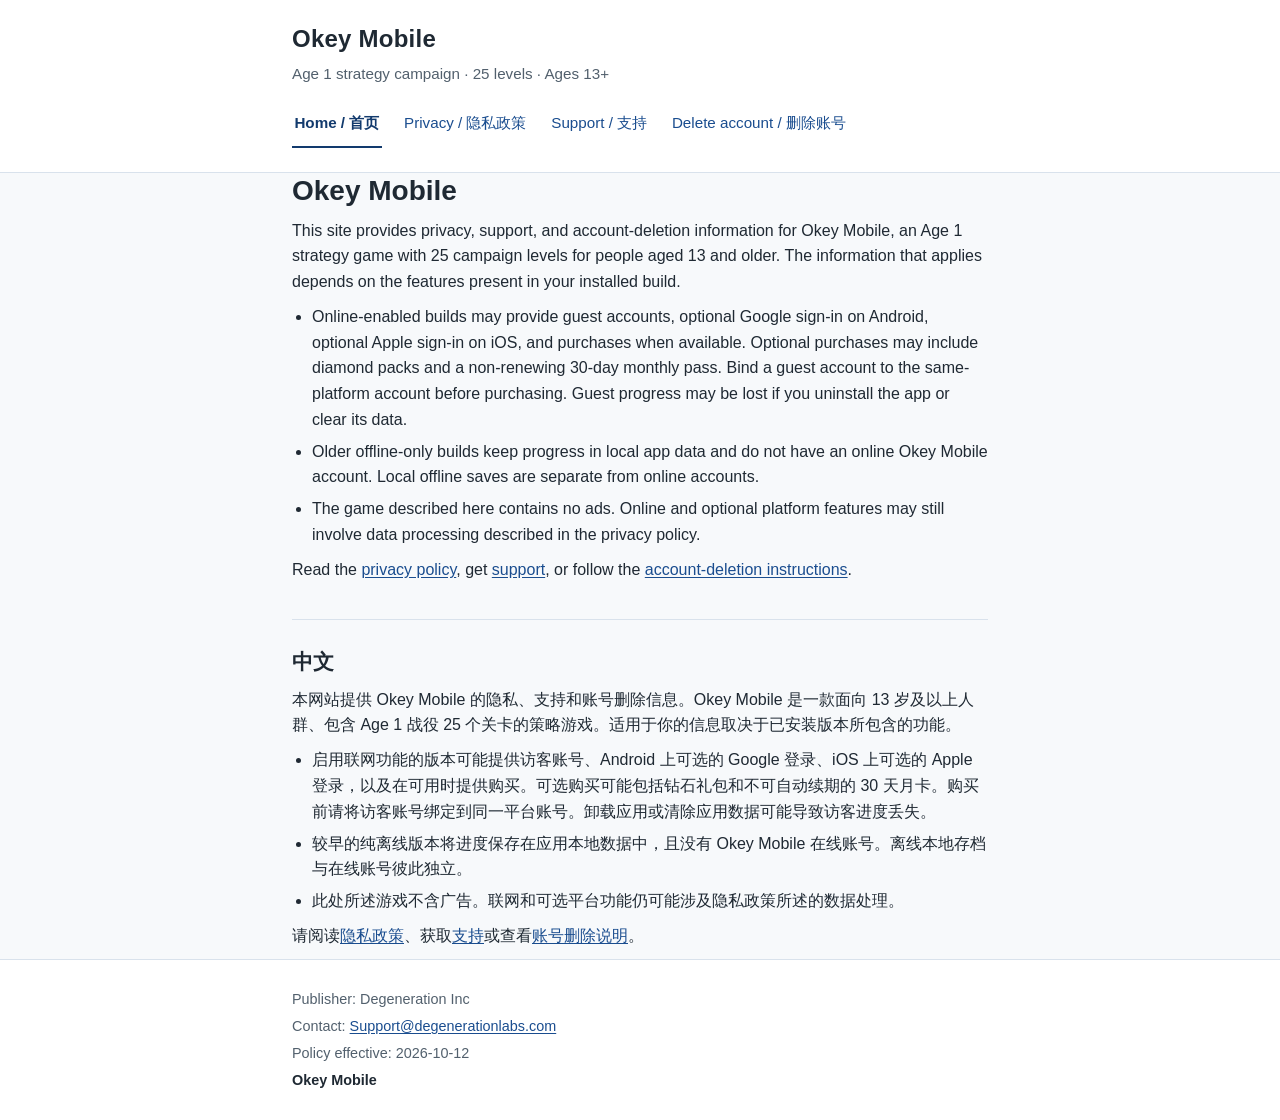
<file: index.html>
<!DOCTYPE html>
<html lang="en">
<head>
<meta charset="utf-8">
<meta name="viewport" content="width=device-width, initial-scale=1">
<title>Okey Mobile information</title>
<meta name="description" content="Privacy, support, and account deletion information for Okey Mobile.">
<link rel="stylesheet" href="styles.css">
</head>
<body>
<a class="skip-link" href="#main">Skip to content</a>
<header class="site-header"><div class="wrap">
  <p class="brand">Okey Mobile</p>
  <p class="tagline">Age 1 strategy campaign · 25 levels · Ages 13+</p>
  <nav class="site-nav" aria-label="Primary">
    <a href="index.html" aria-current="page">Home / 首页</a>
    <a href="privacy.html">Privacy / 隐私政策</a>
    <a href="support.html">Support / 支持</a>
    <a href="delete-account.html">Delete account / 删除账号</a>
  </nav>
</div></header>
<main id="main" class="wrap">
  <section lang="en" aria-labelledby="home-en">
    <h1 id="home-en">Okey Mobile</h1>
    <p>This site provides privacy, support, and account-deletion information for Okey Mobile, an Age 1 strategy game with 25 campaign levels for people aged 13 and older. The information that applies depends on the features present in your installed build.</p>
    <ul>
      <li>Online-enabled builds may provide guest accounts, optional Google sign-in on Android, optional Apple sign-in on iOS, and purchases when available. Optional purchases may include diamond packs and a non-renewing 30-day monthly pass. Bind a guest account to the same-platform account before purchasing. Guest progress may be lost if you uninstall the app or clear its data.</li>
      <li>Older offline-only builds keep progress in local app data and do not have an online Okey Mobile account. Local offline saves are separate from online accounts.</li>
      <li>The game described here contains no ads. Online and optional platform features may still involve data processing described in the privacy policy.</li>
    </ul>
    <p>Read the <a href="privacy.html">privacy policy</a>, get <a href="support.html">support</a>, or follow the <a href="delete-account.html">account-deletion instructions</a>.</p>
  </section>
  <section lang="zh-Hans" aria-labelledby="home-zh">
    <h2 id="home-zh">中文</h2>
    <p>本网站提供 Okey Mobile 的隐私、支持和账号删除信息。Okey Mobile 是一款面向 13 岁及以上人群、包含 Age 1 战役 25 个关卡的策略游戏。适用于你的信息取决于已安装版本所包含的功能。</p>
    <ul>
      <li>启用联网功能的版本可能提供访客账号、Android 上可选的 Google 登录、iOS 上可选的 Apple 登录，以及在可用时提供购买。可选购买可能包括钻石礼包和不可自动续期的 30 天月卡。购买前请将访客账号绑定到同一平台账号。卸载应用或清除应用数据可能导致访客进度丢失。</li>
      <li>较早的纯离线版本将进度保存在应用本地数据中，且没有 Okey Mobile 在线账号。离线本地存档与在线账号彼此独立。</li>
      <li>此处所述游戏不含广告。联网和可选平台功能仍可能涉及隐私政策所述的数据处理。</li>
    </ul>
    <p>请阅读<a href="privacy.html">隐私政策</a>、获取<a href="support.html">支持</a>或查看<a href="delete-account.html">账号删除说明</a>。</p>
  </section>
</main>
<footer class="site-footer"><div class="wrap">
  <p>Publisher: Degeneration Inc</p>
  <p>Contact: <a href="mailto:Support@degenerationlabs.com">Support@degenerationlabs.com</a></p>
  <p>Policy effective: <time class="time" datetime="2026-10-12">2026-10-12</time></p>
  <p class="brand-footer">Okey Mobile</p>
</div></footer>
</body>
</html>
</file>
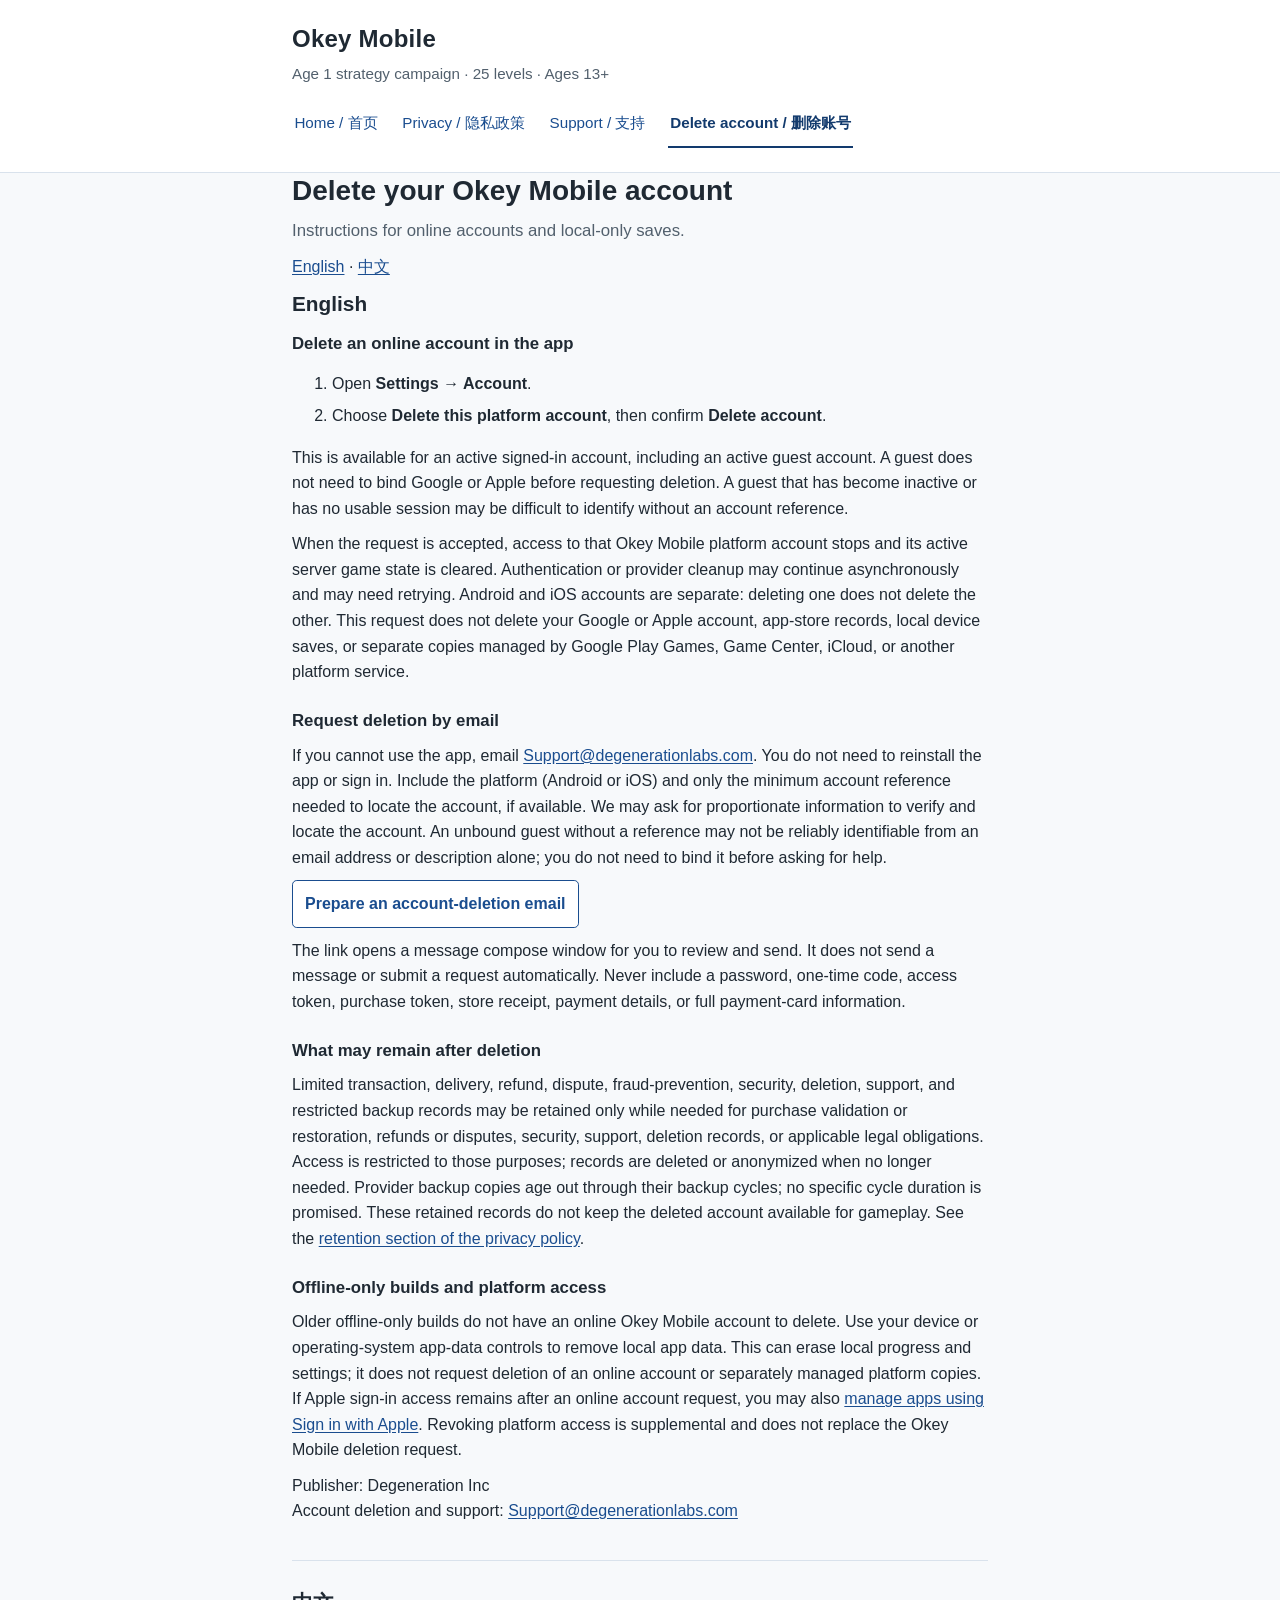
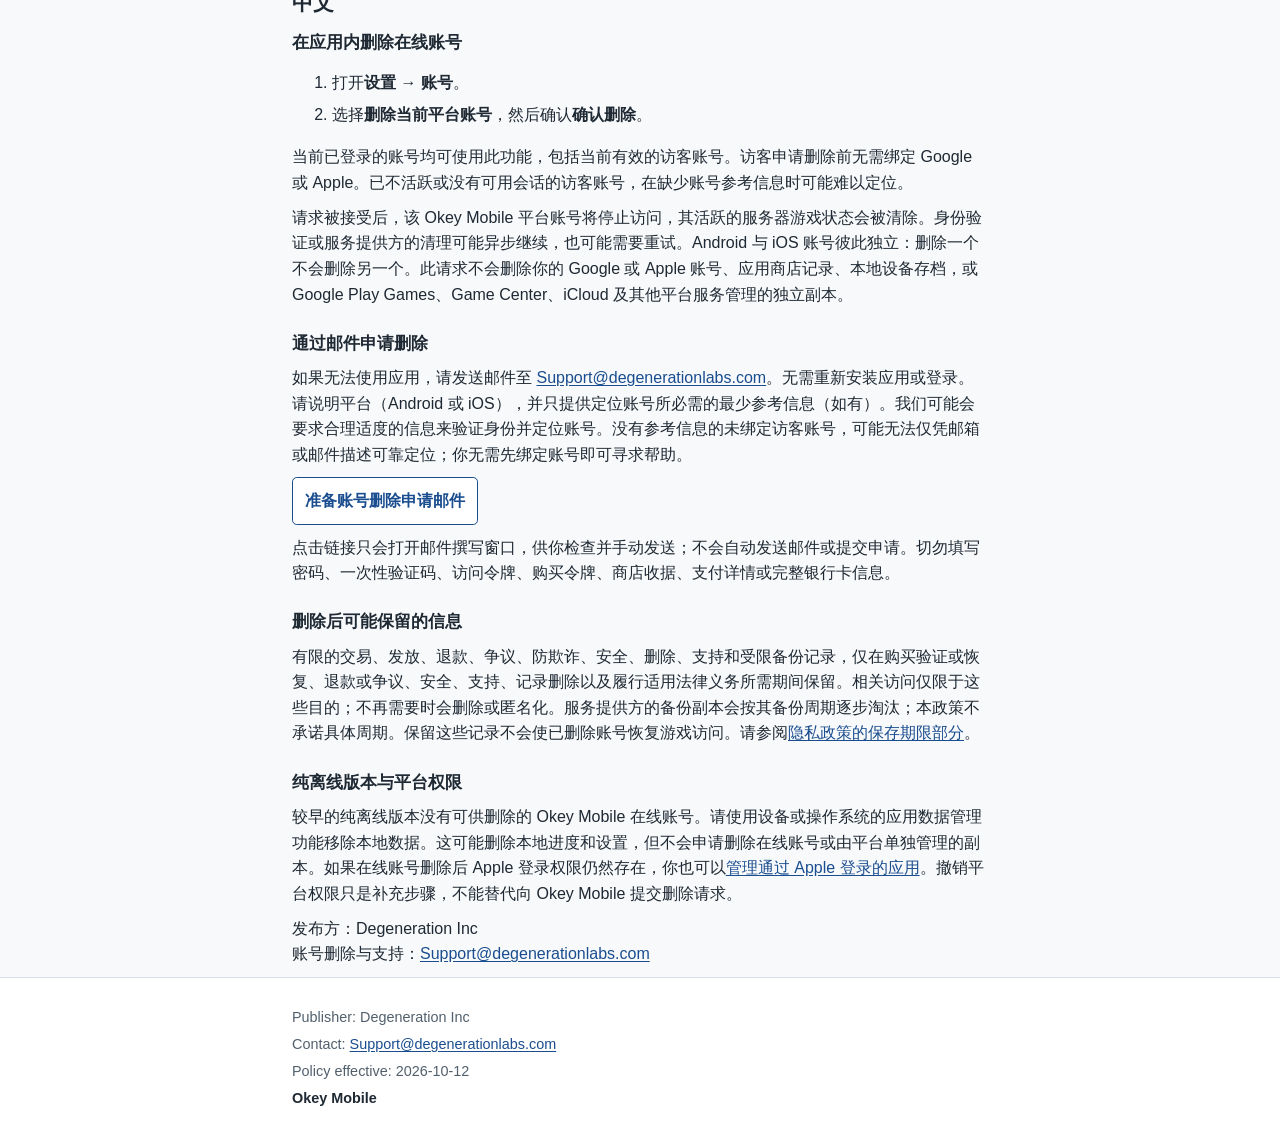
<file: delete-account.html>
<!DOCTYPE html>
<html lang="en">
<head>
<meta charset="utf-8">
<meta name="viewport" content="width=device-width, initial-scale=1">
<title>Delete your account — Okey Mobile</title>
<meta name="description" content="How to request deletion of an Okey Mobile online account or remove local data from an offline-only build.">
<link rel="stylesheet" href="styles.css">
</head>
<body>
<a class="skip-link" href="#main">Skip to content</a>
<header class="site-header"><div class="wrap">
  <p class="brand">Okey Mobile</p>
  <p class="tagline">Age 1 strategy campaign · 25 levels · Ages 13+</p>
  <nav class="site-nav" aria-label="Primary">
    <a href="index.html">Home / 首页</a>
    <a href="privacy.html">Privacy / 隐私政策</a>
    <a href="support.html">Support / 支持</a>
    <a href="delete-account.html" aria-current="page">Delete account / 删除账号</a>
  </nav>
</div></header>
<main id="main" class="wrap">
  <h1>Delete your Okey Mobile account</h1>
  <p class="lead">Instructions for online accounts and local-only saves.</p>
  <p class="lang-jump"><a href="#delete-en" hreflang="en">English</a> · <a href="#delete-zh" hreflang="zh-Hans">中文</a></p>
  <section lang="en" aria-labelledby="delete-en">
    <h2 id="delete-en">English</h2>
    <h3>Delete an online account in the app</h3>
    <ol>
      <li>Open <strong>Settings → Account</strong>.</li>
      <li>Choose <strong>Delete this platform account</strong>, then confirm <strong>Delete account</strong>.</li>
    </ol>
    <p>This is available for an active signed-in account, including an active guest account. A guest does not need to bind Google or Apple before requesting deletion. A guest that has become inactive or has no usable session may be difficult to identify without an account reference.</p>
    <p>When the request is accepted, access to that Okey Mobile platform account stops and its active server game state is cleared. Authentication or provider cleanup may continue asynchronously and may need retrying. Android and iOS accounts are separate: deleting one does not delete the other. This request does not delete your Google or Apple account, app-store records, local device saves, or separate copies managed by Google Play Games, Game Center, iCloud, or another platform service.</p>
    <h3>Request deletion by email</h3>
    <p>If you cannot use the app, email <a href="mailto:Support@degenerationlabs.com">Support@degenerationlabs.com</a>. You do not need to reinstall the app or sign in. Include the platform (Android or iOS) and only the minimum account reference needed to locate the account, if available. We may ask for proportionate information to verify and locate the account. An unbound guest without a reference may not be reliably identifiable from an email address or description alone; you do not need to bind it before asking for help.</p>
    <p><a class="action-link" href="mailto:Support@degenerationlabs.com?subject=Okey%20Mobile%20account%20deletion%20request&amp;body=Platform%3A%20%5BAndroid%20or%20iOS%5D%0AAccount%20reference%20(if%20available)%3A%20%5Bminimum%20reference%5D%0ARequest%3A%20Please%20delete%20my%20Okey%20Mobile%20online%20account.">Prepare an account-deletion email</a></p>
    <p>The link opens a message compose window for you to review and send. It does not send a message or submit a request automatically. Never include a password, one-time code, access token, purchase token, store receipt, payment details, or full payment-card information.</p>
    <h3>What may remain after deletion</h3>
    <p>Limited transaction, delivery, refund, dispute, fraud-prevention, security, deletion, support, and restricted backup records may be retained only while needed for purchase validation or restoration, refunds or disputes, security, support, deletion records, or applicable legal obligations. Access is restricted to those purposes; records are deleted or anonymized when no longer needed. Provider backup copies age out through their backup cycles; no specific cycle duration is promised. These retained records do not keep the deleted account available for gameplay. See the <a href="privacy.html#retention-en">retention section of the privacy policy</a>.</p>
    <h3>Offline-only builds and platform access</h3>
    <p>Older offline-only builds do not have an online Okey Mobile account to delete. Use your device or operating-system app-data controls to remove local app data. This can erase local progress and settings; it does not request deletion of an online account or separately managed platform copies. If Apple sign-in access remains after an online account request, you may also <a href="https://support.apple.com/en-us/102571">manage apps using Sign in with Apple</a>. Revoking platform access is supplemental and does not replace the Okey Mobile deletion request.</p>
    <p>Publisher: Degeneration Inc<br>Account deletion and support: <a href="mailto:Support@degenerationlabs.com">Support@degenerationlabs.com</a></p>
  </section>
  <section lang="zh-Hans" aria-labelledby="delete-zh">
    <h2 id="delete-zh">中文</h2>
    <h3>在应用内删除在线账号</h3>
    <ol>
      <li>打开<strong>设置 → 账号</strong>。</li>
      <li>选择<strong>删除当前平台账号</strong>，然后确认<strong>确认删除</strong>。</li>
    </ol>
    <p>当前已登录的账号均可使用此功能，包括当前有效的访客账号。访客申请删除前无需绑定 Google 或 Apple。已不活跃或没有可用会话的访客账号，在缺少账号参考信息时可能难以定位。</p>
    <p>请求被接受后，该 Okey Mobile 平台账号将停止访问，其活跃的服务器游戏状态会被清除。身份验证或服务提供方的清理可能异步继续，也可能需要重试。Android 与 iOS 账号彼此独立：删除一个不会删除另一个。此请求不会删除你的 Google 或 Apple 账号、应用商店记录、本地设备存档，或 Google Play Games、Game Center、iCloud 及其他平台服务管理的独立副本。</p>
    <h3>通过邮件申请删除</h3>
    <p>如果无法使用应用，请发送邮件至 <a href="mailto:Support@degenerationlabs.com">Support@degenerationlabs.com</a>。无需重新安装应用或登录。请说明平台（Android 或 iOS），并只提供定位账号所必需的最少参考信息（如有）。我们可能会要求合理适度的信息来验证身份并定位账号。没有参考信息的未绑定访客账号，可能无法仅凭邮箱或邮件描述可靠定位；你无需先绑定账号即可寻求帮助。</p>
    <p><a class="action-link" href="mailto:Support@degenerationlabs.com?subject=Okey%20Mobile%20%E8%B4%A6%E5%8F%B7%E5%88%A0%E9%99%A4%E7%94%B3%E8%AF%B7&amp;body=%E5%B9%B3%E5%8F%B0%EF%BC%9A%5BAndroid%20%E6%88%96%20iOS%5D%0A%E8%B4%A6%E5%8F%B7%E5%8F%82%E8%80%83%EF%BC%88%E5%A6%82%E6%9C%89%EF%BC%89%EF%BC%9A%5B%E6%9C%80%E5%B0%91%E5%BF%85%E8%A6%81%E7%9A%84%E5%8F%82%E8%80%83%E4%BF%A1%E6%81%AF%5D%0A%E7%94%B3%E8%AF%B7%EF%BC%9A%E8%AF%B7%E5%88%A0%E9%99%A4%E6%88%91%E7%9A%84%20Okey%20Mobile%20%E8%81%94%E7%BD%91%E8%B4%A6%E5%8F%B7%E3%80%82">准备账号删除申请邮件</a></p>
    <p>点击链接只会打开邮件撰写窗口，供你检查并手动发送；不会自动发送邮件或提交申请。切勿填写密码、一次性验证码、访问令牌、购买令牌、商店收据、支付详情或完整银行卡信息。</p>
    <h3>删除后可能保留的信息</h3>
    <p>有限的交易、发放、退款、争议、防欺诈、安全、删除、支持和受限备份记录，仅在购买验证或恢复、退款或争议、安全、支持、记录删除以及履行适用法律义务所需期间保留。相关访问仅限于这些目的；不再需要时会删除或匿名化。服务提供方的备份副本会按其备份周期逐步淘汰；本政策不承诺具体周期。保留这些记录不会使已删除账号恢复游戏访问。请参阅<a href="privacy.html#retention-zh">隐私政策的保存期限部分</a>。</p>
    <h3>纯离线版本与平台权限</h3>
    <p>较早的纯离线版本没有可供删除的 Okey Mobile 在线账号。请使用设备或操作系统的应用数据管理功能移除本地数据。这可能删除本地进度和设置，但不会申请删除在线账号或由平台单独管理的副本。如果在线账号删除后 Apple 登录权限仍然存在，你也可以<a href="https://support.apple.com/en-us/102571">管理通过 Apple 登录的应用</a>。撤销平台权限只是补充步骤，不能替代向 Okey Mobile 提交删除请求。</p>
    <p>发布方：Degeneration Inc<br>账号删除与支持：<a href="mailto:Support@degenerationlabs.com">Support@degenerationlabs.com</a></p>
  </section>
</main>
<footer class="site-footer"><div class="wrap">
  <p>Publisher: Degeneration Inc</p>
  <p>Contact: <a href="mailto:Support@degenerationlabs.com">Support@degenerationlabs.com</a></p>
  <p>Policy effective: <time class="time" datetime="2026-10-12">2026-10-12</time></p>
  <p class="brand-footer">Okey Mobile</p>
</div></footer>
</body>
</html>
</file>
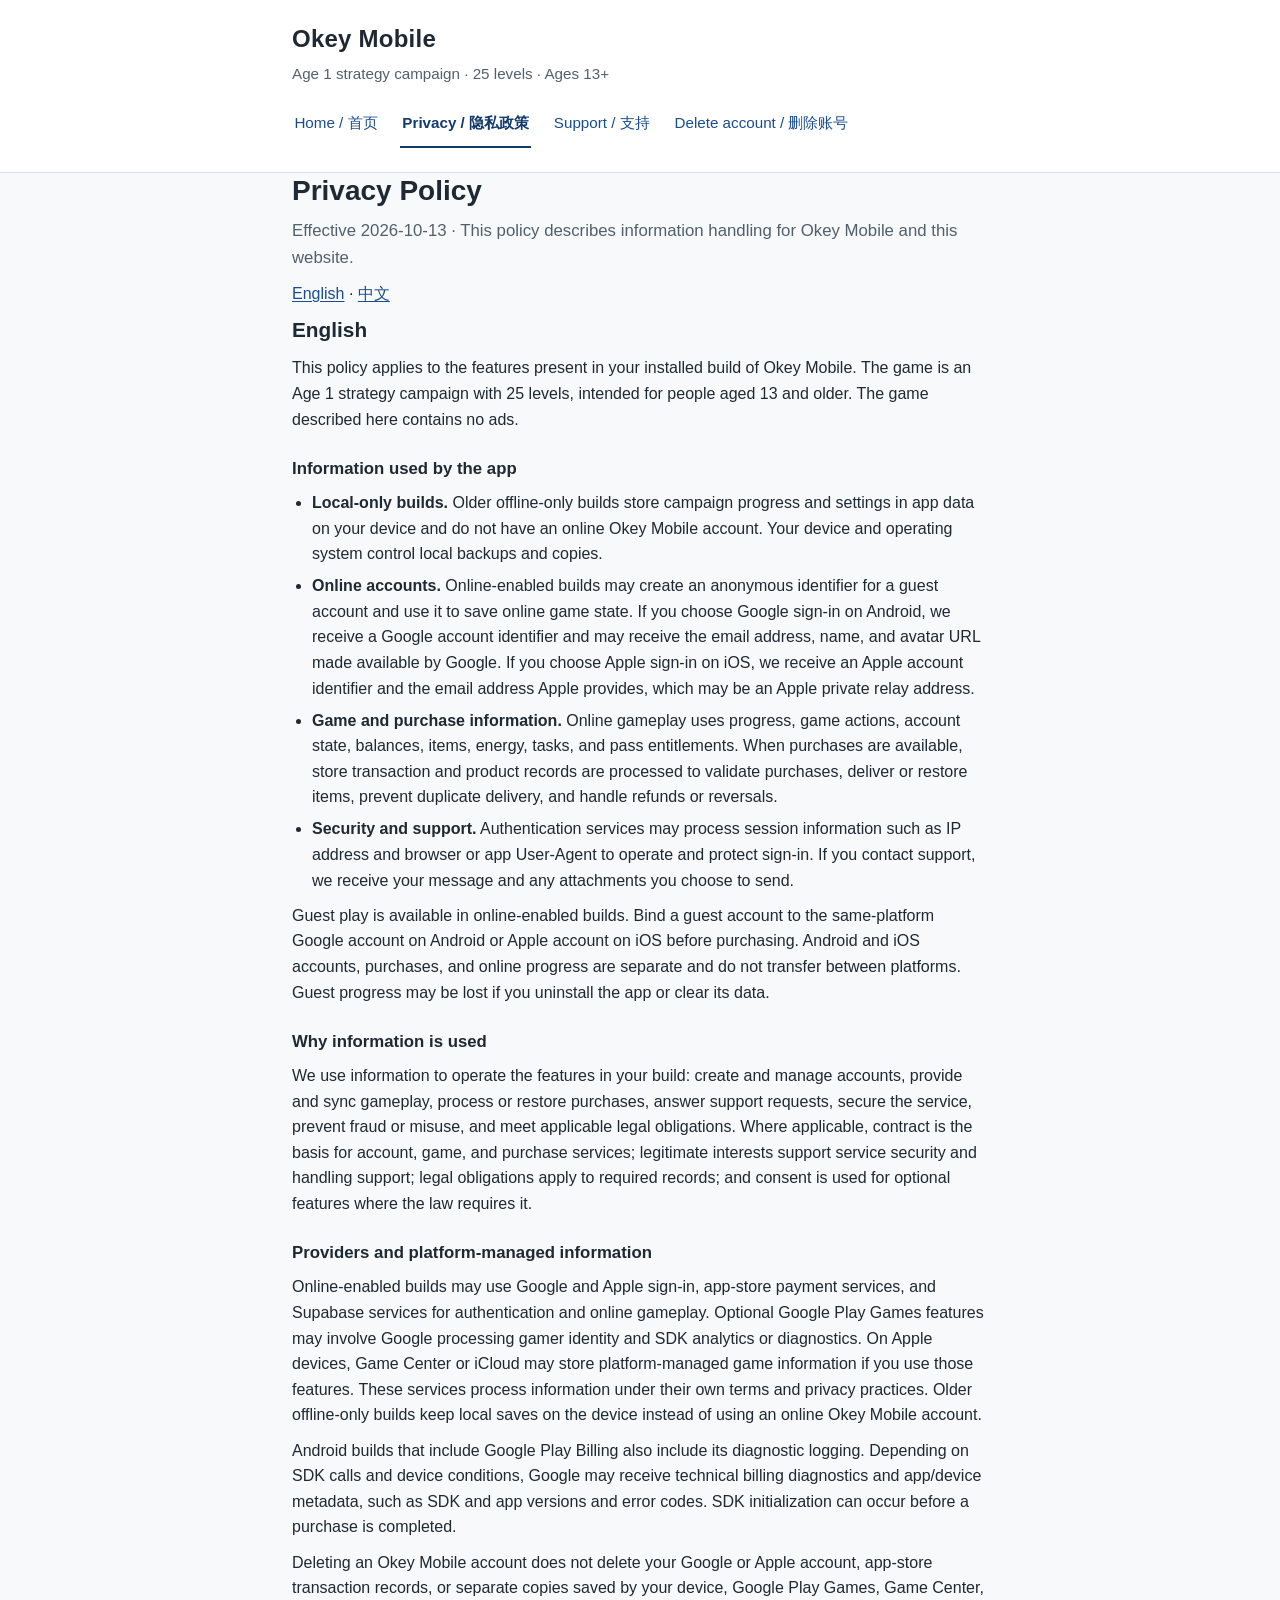
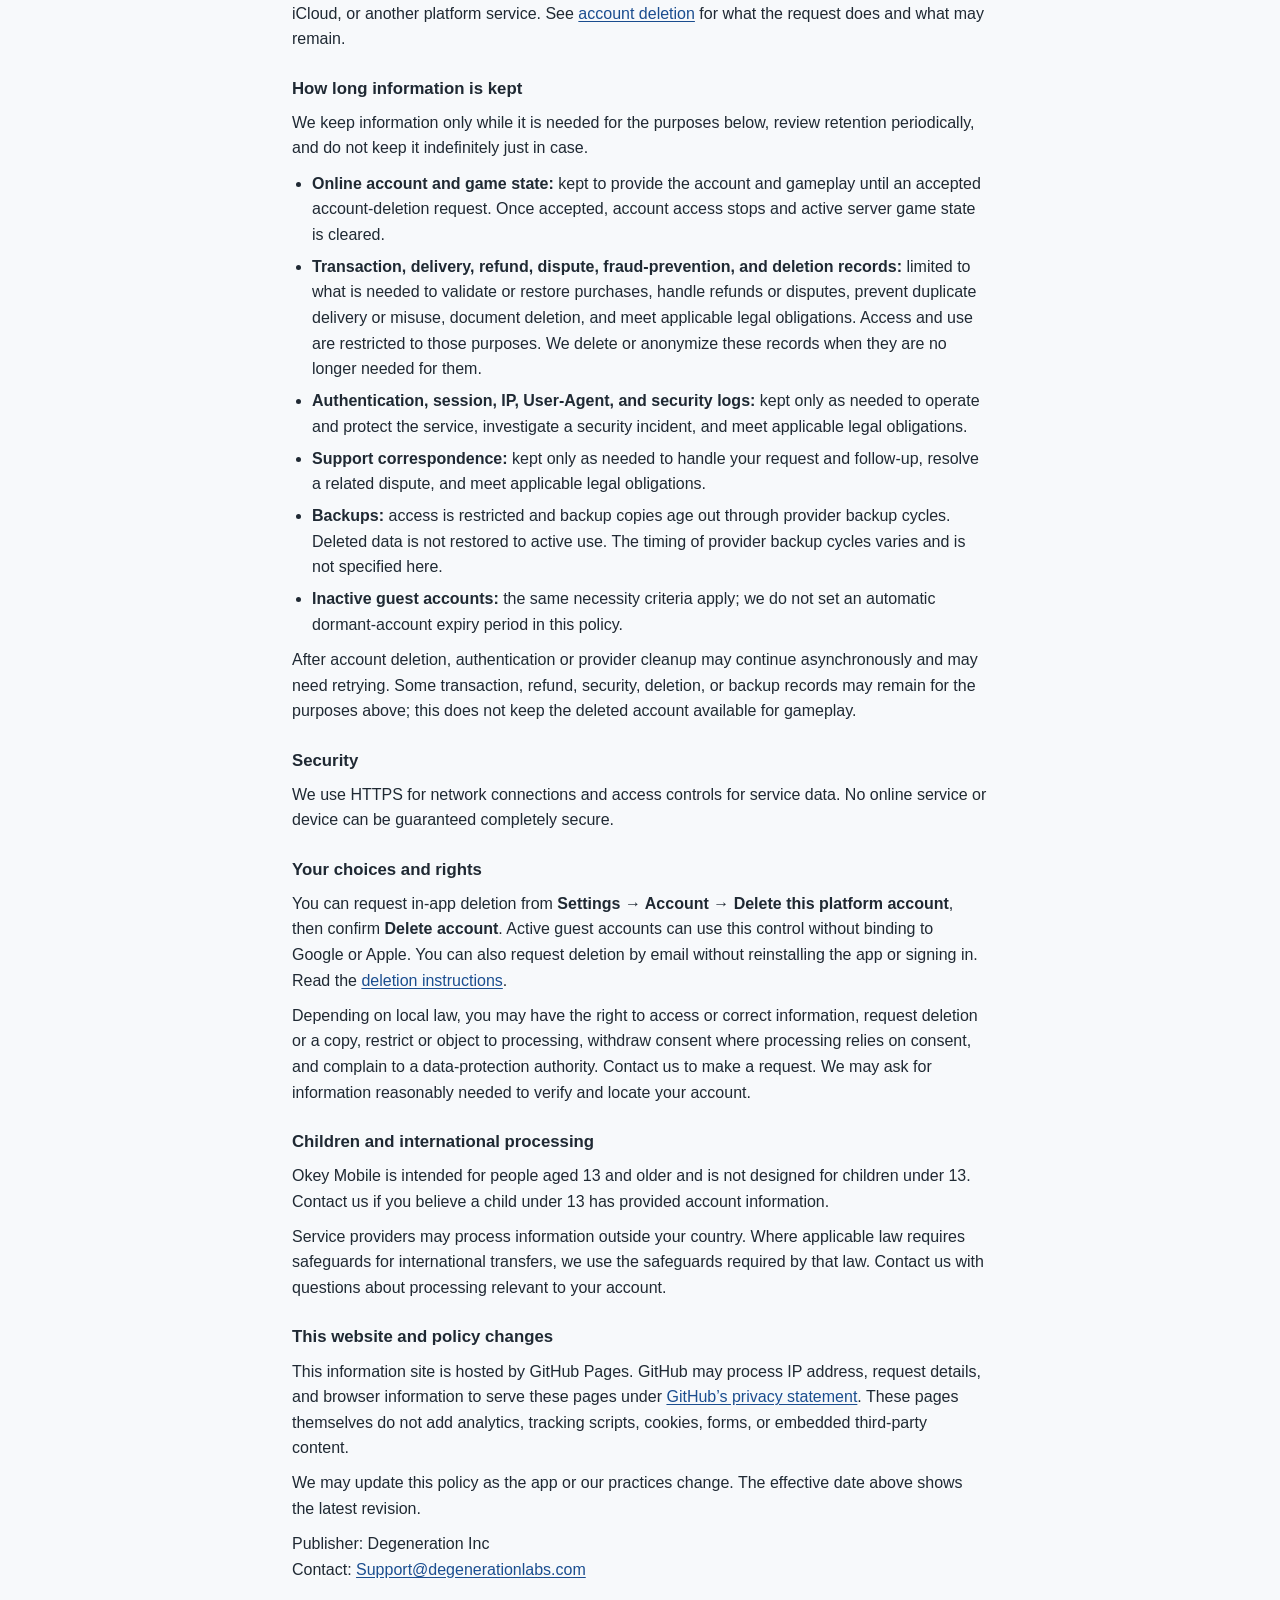
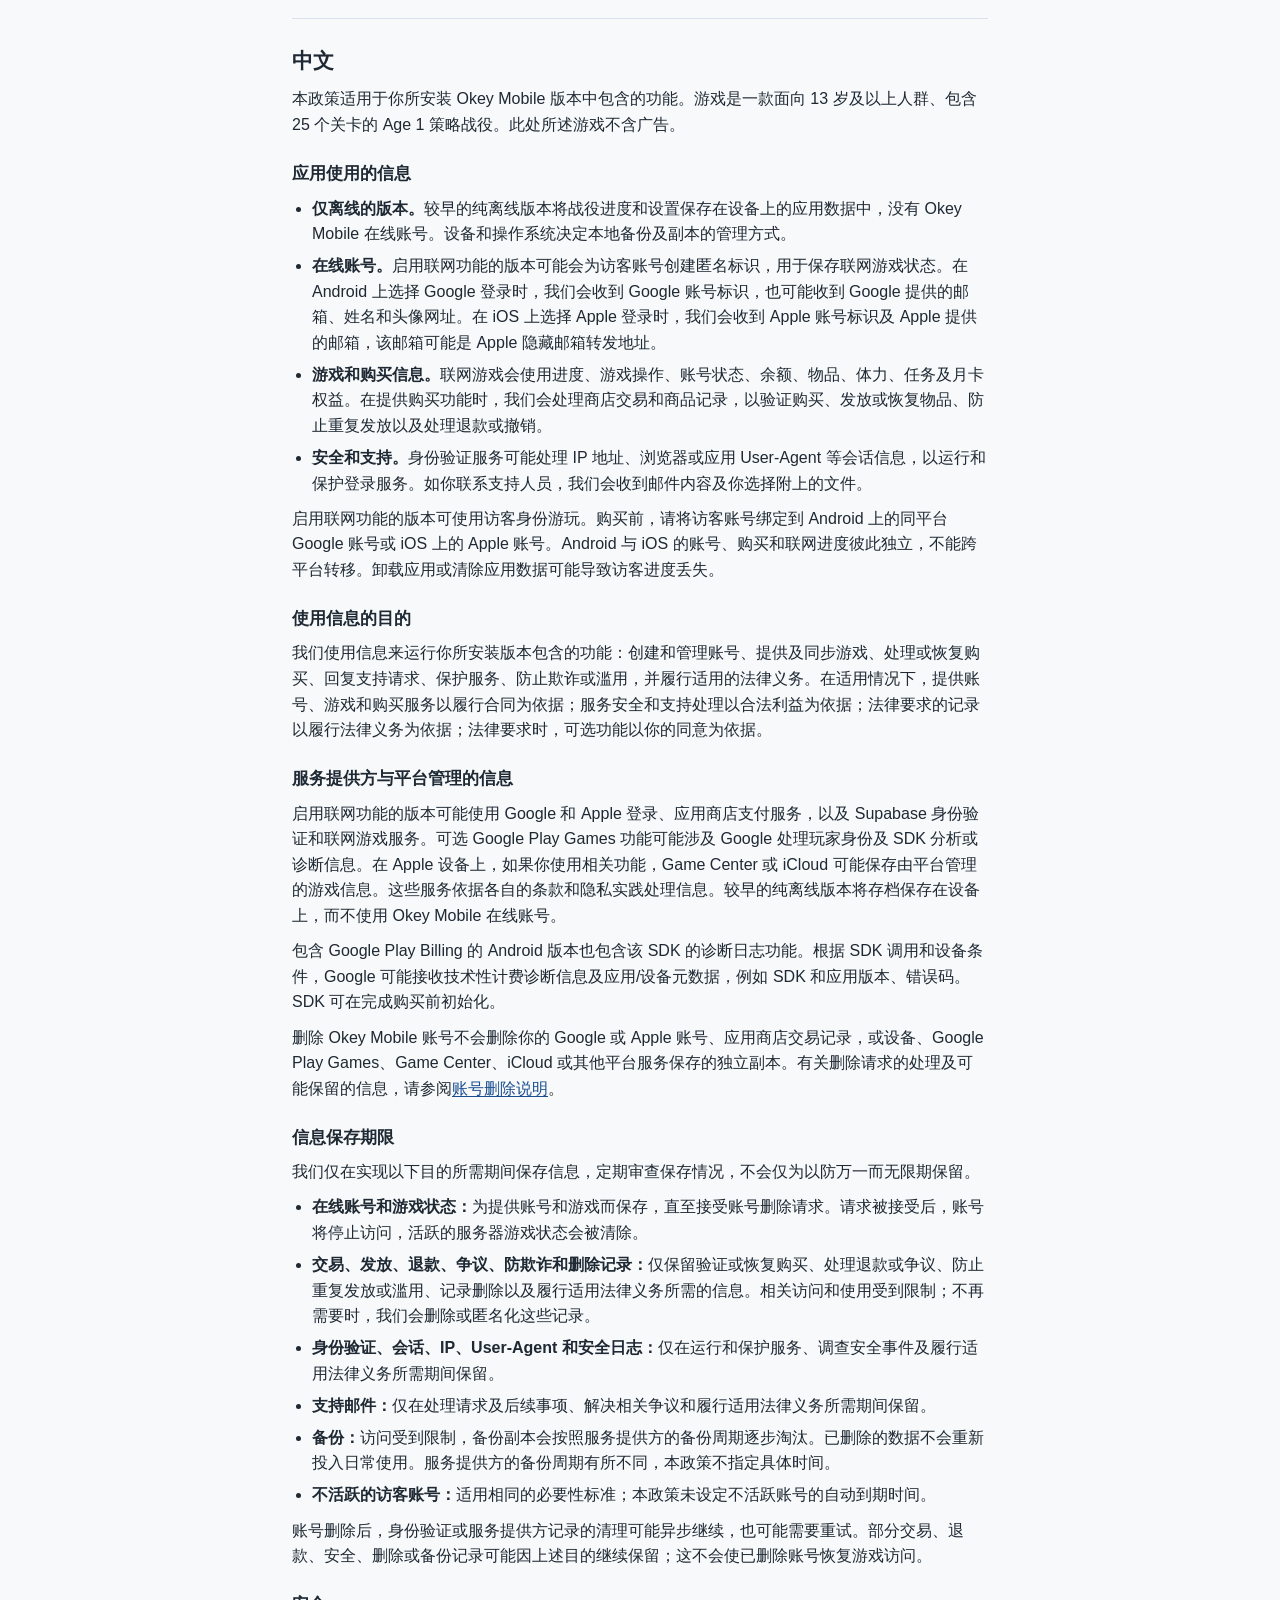
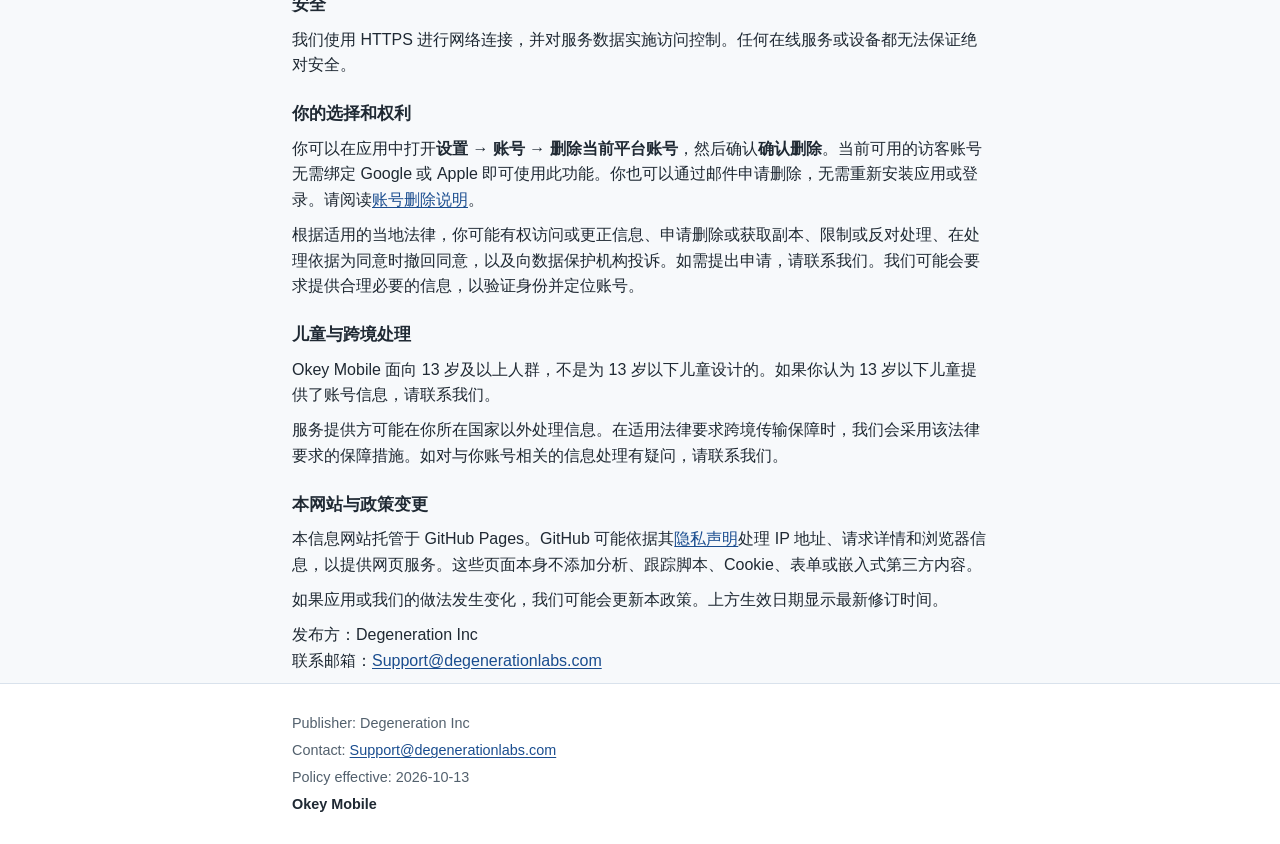
<file: privacy.html>
<!DOCTYPE html>
<html lang="en">
<head>
<meta charset="utf-8">
<meta name="viewport" content="width=device-width, initial-scale=1">
<title>Privacy Policy — Okey Mobile</title>
<meta name="description" content="Privacy information for Okey Mobile, including online accounts, local saves, purchases, support, and this website.">
<link rel="stylesheet" href="styles.css">
</head>
<body>
<a class="skip-link" href="#main">Skip to content</a>
<header class="site-header"><div class="wrap">
  <p class="brand">Okey Mobile</p>
  <p class="tagline">Age 1 strategy campaign · 25 levels · Ages 13+</p>
  <nav class="site-nav" aria-label="Primary">
    <a href="index.html">Home / 首页</a>
    <a href="privacy.html" aria-current="page">Privacy / 隐私政策</a>
    <a href="support.html">Support / 支持</a>
    <a href="delete-account.html">Delete account / 删除账号</a>
  </nav>
</div></header>
<main id="main" class="wrap">
  <h1>Privacy Policy</h1>
  <p class="lead">Effective 2026-10-13 · This policy describes information handling for Okey Mobile and this website.</p>
  <p class="lang-jump"><a href="#privacy-en" hreflang="en">English</a> · <a href="#privacy-zh" hreflang="zh-Hans">中文</a></p>
  <section lang="en" aria-labelledby="privacy-en">
    <h2 id="privacy-en">English</h2>
    <p>This policy applies to the features present in your installed build of Okey Mobile. The game is an Age 1 strategy campaign with 25 levels, intended for people aged 13 and older. The game described here contains no ads.</p>
    <h3>Information used by the app</h3>
    <ul>
      <li><strong>Local-only builds.</strong> Older offline-only builds store campaign progress and settings in app data on your device and do not have an online Okey Mobile account. Your device and operating system control local backups and copies.</li>
      <li><strong>Online accounts.</strong> Online-enabled builds may create an anonymous identifier for a guest account and use it to save online game state. If you choose Google sign-in on Android, we receive a Google account identifier and may receive the email address, name, and avatar URL made available by Google. If you choose Apple sign-in on iOS, we receive an Apple account identifier and the email address Apple provides, which may be an Apple private relay address.</li>
      <li><strong>Game and purchase information.</strong> Online gameplay uses progress, game actions, account state, balances, items, energy, tasks, and pass entitlements. When purchases are available, store transaction and product records are processed to validate purchases, deliver or restore items, prevent duplicate delivery, and handle refunds or reversals.</li>
      <li><strong>Security and support.</strong> Authentication services may process session information such as IP address and browser or app User-Agent to operate and protect sign-in. If you contact support, we receive your message and any attachments you choose to send.</li>
    </ul>
    <p>Guest play is available in online-enabled builds. Bind a guest account to the same-platform Google account on Android or Apple account on iOS before purchasing. Android and iOS accounts, purchases, and online progress are separate and do not transfer between platforms. Guest progress may be lost if you uninstall the app or clear its data.</p>
    <h3>Why information is used</h3>
    <p>We use information to operate the features in your build: create and manage accounts, provide and sync gameplay, process or restore purchases, answer support requests, secure the service, prevent fraud or misuse, and meet applicable legal obligations. Where applicable, contract is the basis for account, game, and purchase services; legitimate interests support service security and handling support; legal obligations apply to required records; and consent is used for optional features where the law requires it.</p>
    <h3>Providers and platform-managed information</h3>
    <p>Online-enabled builds may use Google and Apple sign-in, app-store payment services, and Supabase services for authentication and online gameplay. Optional Google Play Games features may involve Google processing gamer identity and SDK analytics or diagnostics. On Apple devices, Game Center or iCloud may store platform-managed game information if you use those features. These services process information under their own terms and privacy practices. Older offline-only builds keep local saves on the device instead of using an online Okey Mobile account.</p>
    <p>Android builds that include Google Play Billing also include its diagnostic logging. Depending on SDK calls and device conditions, Google may receive technical billing diagnostics and app/device metadata, such as SDK and app versions and error codes. SDK initialization can occur before a purchase is completed.</p>
    <p>Deleting an Okey Mobile account does not delete your Google or Apple account, app-store transaction records, or separate copies saved by your device, Google Play Games, Game Center, iCloud, or another platform service. See <a href="delete-account.html">account deletion</a> for what the request does and what may remain.</p>
    <h3 id="retention-en">How long information is kept</h3>
    <p>We keep information only while it is needed for the purposes below, review retention periodically, and do not keep it indefinitely just in case.</p>
    <ul>
      <li><strong>Online account and game state:</strong> kept to provide the account and gameplay until an accepted account-deletion request. Once accepted, account access stops and active server game state is cleared.</li>
      <li><strong>Transaction, delivery, refund, dispute, fraud-prevention, and deletion records:</strong> limited to what is needed to validate or restore purchases, handle refunds or disputes, prevent duplicate delivery or misuse, document deletion, and meet applicable legal obligations. Access and use are restricted to those purposes. We delete or anonymize these records when they are no longer needed for them.</li>
      <li><strong>Authentication, session, IP, User-Agent, and security logs:</strong> kept only as needed to operate and protect the service, investigate a security incident, and meet applicable legal obligations.</li>
      <li><strong>Support correspondence:</strong> kept only as needed to handle your request and follow-up, resolve a related dispute, and meet applicable legal obligations.</li>
      <li><strong>Backups:</strong> access is restricted and backup copies age out through provider backup cycles. Deleted data is not restored to active use. The timing of provider backup cycles varies and is not specified here.</li>
      <li><strong>Inactive guest accounts:</strong> the same necessity criteria apply; we do not set an automatic dormant-account expiry period in this policy.</li>
    </ul>
    <p>After account deletion, authentication or provider cleanup may continue asynchronously and may need retrying. Some transaction, refund, security, deletion, or backup records may remain for the purposes above; this does not keep the deleted account available for gameplay.</p>
    <h3>Security</h3>
    <p>We use HTTPS for network connections and access controls for service data. No online service or device can be guaranteed completely secure.</p>
    <h3>Your choices and rights</h3>
    <p>You can request in-app deletion from <strong>Settings → Account → Delete this platform account</strong>, then confirm <strong>Delete account</strong>. Active guest accounts can use this control without binding to Google or Apple. You can also request deletion by email without reinstalling the app or signing in. Read the <a href="delete-account.html">deletion instructions</a>.</p>
    <p>Depending on local law, you may have the right to access or correct information, request deletion or a copy, restrict or object to processing, withdraw consent where processing relies on consent, and complain to a data-protection authority. Contact us to make a request. We may ask for information reasonably needed to verify and locate your account.</p>
    <h3>Children and international processing</h3>
    <p>Okey Mobile is intended for people aged 13 and older and is not designed for children under 13. Contact us if you believe a child under 13 has provided account information.</p>
    <p>Service providers may process information outside your country. Where applicable law requires safeguards for international transfers, we use the safeguards required by that law. Contact us with questions about processing relevant to your account.</p>
    <h3>This website and policy changes</h3>
    <p>This information site is hosted by GitHub Pages. GitHub may process IP address, request details, and browser information to serve these pages under <a href="https://docs.github.com/en/site-policy/privacy-policies/github-general-privacy-statement">GitHub’s privacy statement</a>. These pages themselves do not add analytics, tracking scripts, cookies, forms, or embedded third-party content.</p>
    <p>We may update this policy as the app or our practices change. The effective date above shows the latest revision.</p>
    <p>Publisher: Degeneration Inc<br>Contact: <a href="mailto:Support@degenerationlabs.com">Support@degenerationlabs.com</a></p>
  </section>
  <section lang="zh-Hans" aria-labelledby="privacy-zh">
    <h2 id="privacy-zh">中文</h2>
    <p>本政策适用于你所安装 Okey Mobile 版本中包含的功能。游戏是一款面向 13 岁及以上人群、包含 25 个关卡的 Age 1 策略战役。此处所述游戏不含广告。</p>
    <h3>应用使用的信息</h3>
    <ul>
      <li><strong>仅离线的版本。</strong>较早的纯离线版本将战役进度和设置保存在设备上的应用数据中，没有 Okey Mobile 在线账号。设备和操作系统决定本地备份及副本的管理方式。</li>
      <li><strong>在线账号。</strong>启用联网功能的版本可能会为访客账号创建匿名标识，用于保存联网游戏状态。在 Android 上选择 Google 登录时，我们会收到 Google 账号标识，也可能收到 Google 提供的邮箱、姓名和头像网址。在 iOS 上选择 Apple 登录时，我们会收到 Apple 账号标识及 Apple 提供的邮箱，该邮箱可能是 Apple 隐藏邮箱转发地址。</li>
      <li><strong>游戏和购买信息。</strong>联网游戏会使用进度、游戏操作、账号状态、余额、物品、体力、任务及月卡权益。在提供购买功能时，我们会处理商店交易和商品记录，以验证购买、发放或恢复物品、防止重复发放以及处理退款或撤销。</li>
      <li><strong>安全和支持。</strong>身份验证服务可能处理 IP 地址、浏览器或应用 User-Agent 等会话信息，以运行和保护登录服务。如你联系支持人员，我们会收到邮件内容及你选择附上的文件。</li>
    </ul>
    <p>启用联网功能的版本可使用访客身份游玩。购买前，请将访客账号绑定到 Android 上的同平台 Google 账号或 iOS 上的 Apple 账号。Android 与 iOS 的账号、购买和联网进度彼此独立，不能跨平台转移。卸载应用或清除应用数据可能导致访客进度丢失。</p>
    <h3>使用信息的目的</h3>
    <p>我们使用信息来运行你所安装版本包含的功能：创建和管理账号、提供及同步游戏、处理或恢复购买、回复支持请求、保护服务、防止欺诈或滥用，并履行适用的法律义务。在适用情况下，提供账号、游戏和购买服务以履行合同为依据；服务安全和支持处理以合法利益为依据；法律要求的记录以履行法律义务为依据；法律要求时，可选功能以你的同意为依据。</p>
    <h3>服务提供方与平台管理的信息</h3>
    <p>启用联网功能的版本可能使用 Google 和 Apple 登录、应用商店支付服务，以及 Supabase 身份验证和联网游戏服务。可选 Google Play Games 功能可能涉及 Google 处理玩家身份及 SDK 分析或诊断信息。在 Apple 设备上，如果你使用相关功能，Game Center 或 iCloud 可能保存由平台管理的游戏信息。这些服务依据各自的条款和隐私实践处理信息。较早的纯离线版本将存档保存在设备上，而不使用 Okey Mobile 在线账号。</p>
    <p>包含 Google Play Billing 的 Android 版本也包含该 SDK 的诊断日志功能。根据 SDK 调用和设备条件，Google 可能接收技术性计费诊断信息及应用/设备元数据，例如 SDK 和应用版本、错误码。SDK 可在完成购买前初始化。</p>
    <p>删除 Okey Mobile 账号不会删除你的 Google 或 Apple 账号、应用商店交易记录，或设备、Google Play Games、Game Center、iCloud 或其他平台服务保存的独立副本。有关删除请求的处理及可能保留的信息，请参阅<a href="delete-account.html">账号删除说明</a>。</p>
    <h3 id="retention-zh">信息保存期限</h3>
    <p>我们仅在实现以下目的所需期间保存信息，定期审查保存情况，不会仅为以防万一而无限期保留。</p>
    <ul>
      <li><strong>在线账号和游戏状态：</strong>为提供账号和游戏而保存，直至接受账号删除请求。请求被接受后，账号将停止访问，活跃的服务器游戏状态会被清除。</li>
      <li><strong>交易、发放、退款、争议、防欺诈和删除记录：</strong>仅保留验证或恢复购买、处理退款或争议、防止重复发放或滥用、记录删除以及履行适用法律义务所需的信息。相关访问和使用受到限制；不再需要时，我们会删除或匿名化这些记录。</li>
      <li><strong>身份验证、会话、IP、User-Agent 和安全日志：</strong>仅在运行和保护服务、调查安全事件及履行适用法律义务所需期间保留。</li>
      <li><strong>支持邮件：</strong>仅在处理请求及后续事项、解决相关争议和履行适用法律义务所需期间保留。</li>
      <li><strong>备份：</strong>访问受到限制，备份副本会按照服务提供方的备份周期逐步淘汰。已删除的数据不会重新投入日常使用。服务提供方的备份周期有所不同，本政策不指定具体时间。</li>
      <li><strong>不活跃的访客账号：</strong>适用相同的必要性标准；本政策未设定不活跃账号的自动到期时间。</li>
    </ul>
    <p>账号删除后，身份验证或服务提供方记录的清理可能异步继续，也可能需要重试。部分交易、退款、安全、删除或备份记录可能因上述目的继续保留；这不会使已删除账号恢复游戏访问。</p>
    <h3>安全</h3>
    <p>我们使用 HTTPS 进行网络连接，并对服务数据实施访问控制。任何在线服务或设备都无法保证绝对安全。</p>
    <h3>你的选择和权利</h3>
    <p>你可以在应用中打开<strong>设置 → 账号 → 删除当前平台账号</strong>，然后确认<strong>确认删除</strong>。当前可用的访客账号无需绑定 Google 或 Apple 即可使用此功能。你也可以通过邮件申请删除，无需重新安装应用或登录。请阅读<a href="delete-account.html">账号删除说明</a>。</p>
    <p>根据适用的当地法律，你可能有权访问或更正信息、申请删除或获取副本、限制或反对处理、在处理依据为同意时撤回同意，以及向数据保护机构投诉。如需提出申请，请联系我们。我们可能会要求提供合理必要的信息，以验证身份并定位账号。</p>
    <h3>儿童与跨境处理</h3>
    <p>Okey Mobile 面向 13 岁及以上人群，不是为 13 岁以下儿童设计的。如果你认为 13 岁以下儿童提供了账号信息，请联系我们。</p>
    <p>服务提供方可能在你所在国家以外处理信息。在适用法律要求跨境传输保障时，我们会采用该法律要求的保障措施。如对与你账号相关的信息处理有疑问，请联系我们。</p>
    <h3>本网站与政策变更</h3>
    <p>本信息网站托管于 GitHub Pages。GitHub 可能依据其<a href="https://docs.github.com/en/site-policy/privacy-policies/github-general-privacy-statement">隐私声明</a>处理 IP 地址、请求详情和浏览器信息，以提供网页服务。这些页面本身不添加分析、跟踪脚本、Cookie、表单或嵌入式第三方内容。</p>
    <p>如果应用或我们的做法发生变化，我们可能会更新本政策。上方生效日期显示最新修订时间。</p>
    <p>发布方：Degeneration Inc<br>联系邮箱：<a href="mailto:Support@degenerationlabs.com">Support@degenerationlabs.com</a></p>
  </section>
</main>
<footer class="site-footer"><div class="wrap">
  <p>Publisher: Degeneration Inc</p>
  <p>Contact: <a href="mailto:Support@degenerationlabs.com">Support@degenerationlabs.com</a></p>
  <p>Policy effective: <time class="time" datetime="2026-10-13">2026-10-13</time></p>
  <p class="brand-footer">Okey Mobile</p>
</div></footer>
</body>
</html>
</file>
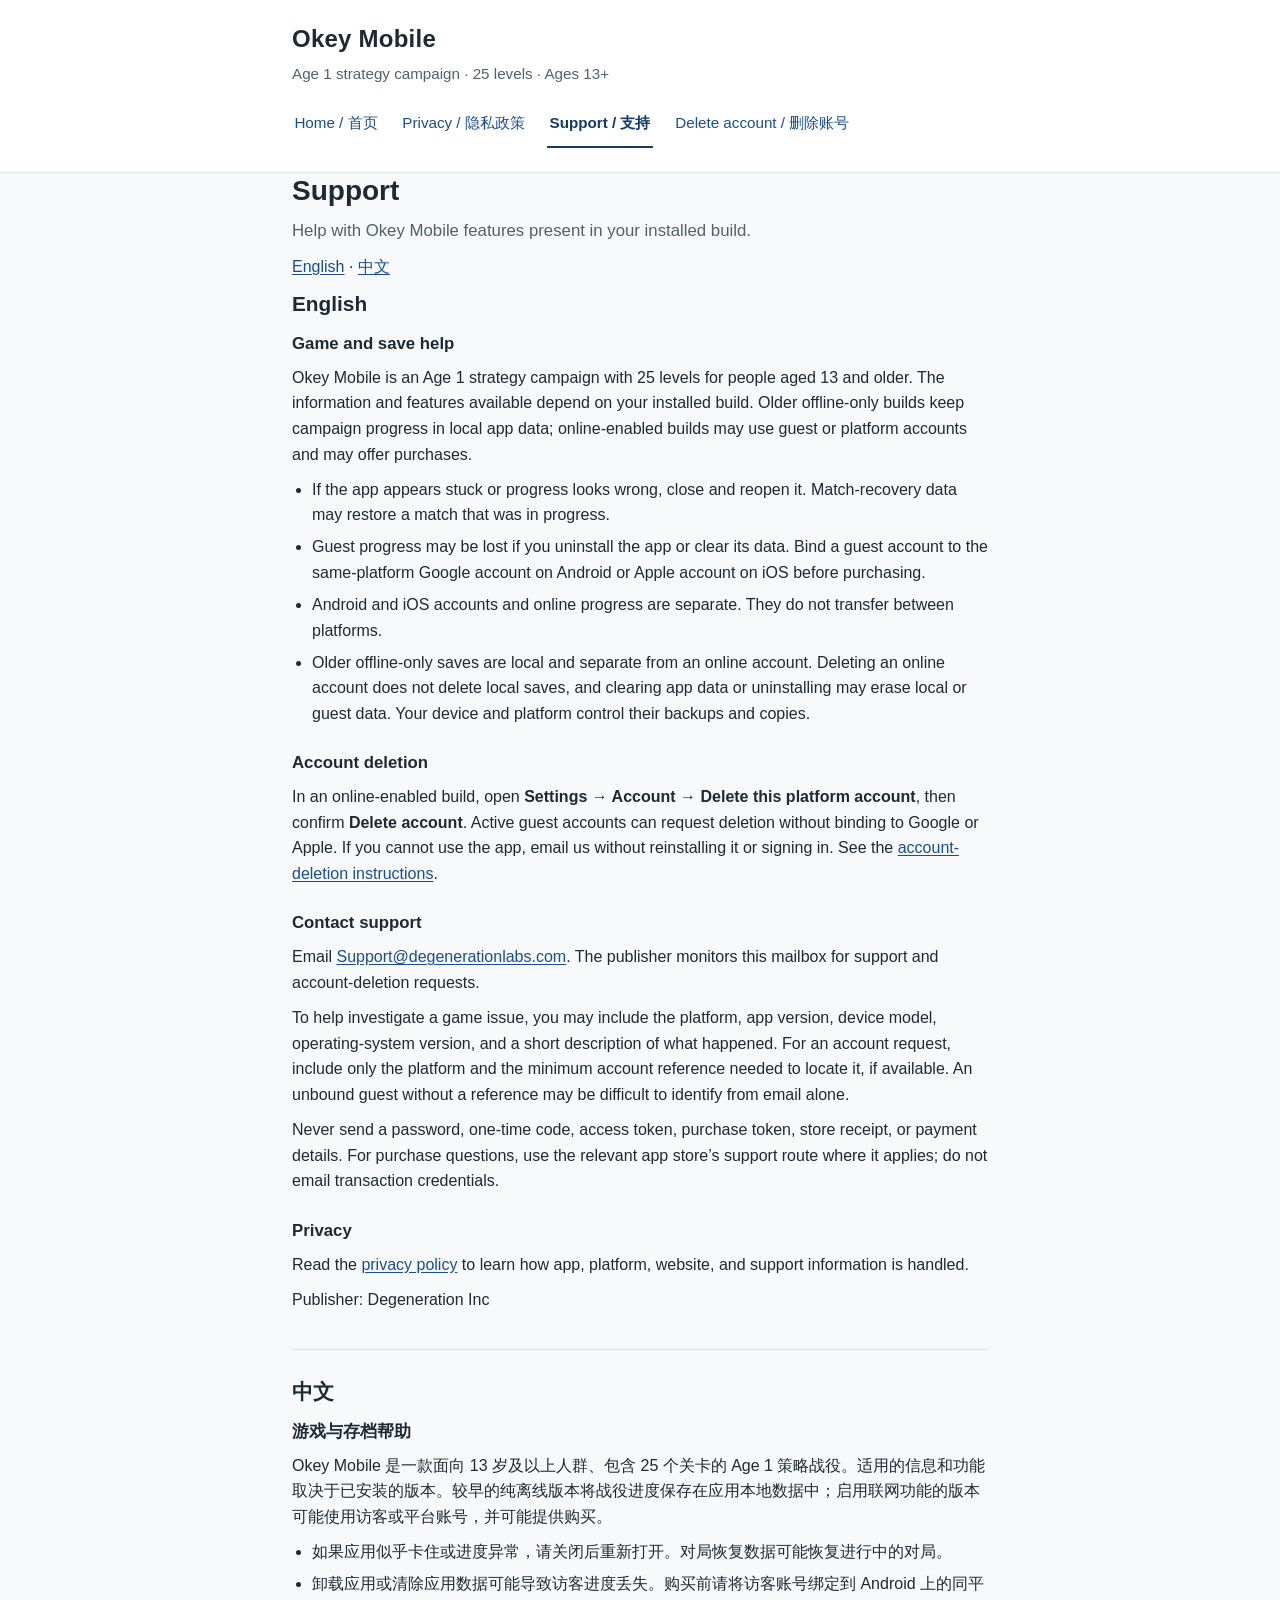
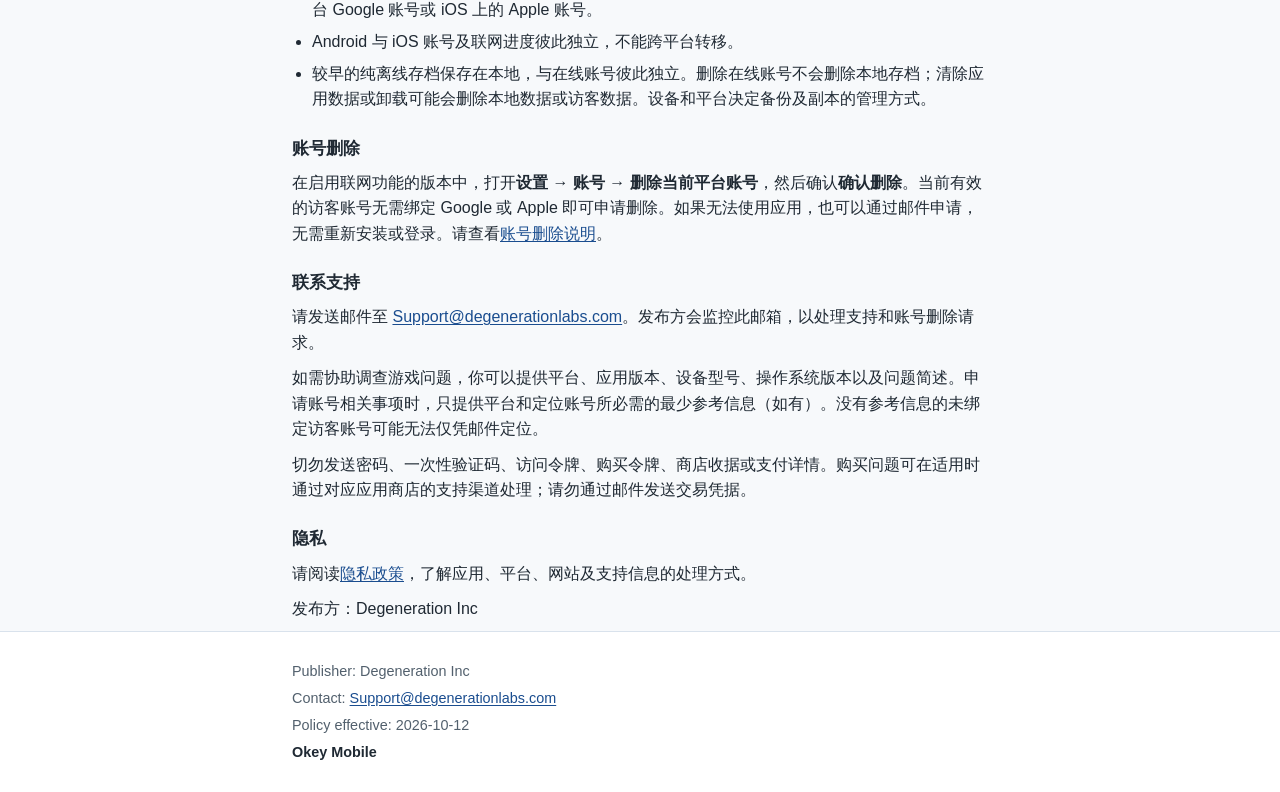
<file: support.html>
<!DOCTYPE html>
<html lang="en">
<head>
<meta charset="utf-8">
<meta name="viewport" content="width=device-width, initial-scale=1">
<title>Support — Okey Mobile</title>
<meta name="description" content="Support for Okey Mobile game features, purchases, local saves, and account deletion.">
<link rel="stylesheet" href="styles.css">
</head>
<body>
<a class="skip-link" href="#main">Skip to content</a>
<header class="site-header"><div class="wrap">
  <p class="brand">Okey Mobile</p>
  <p class="tagline">Age 1 strategy campaign · 25 levels · Ages 13+</p>
  <nav class="site-nav" aria-label="Primary">
    <a href="index.html">Home / 首页</a>
    <a href="privacy.html">Privacy / 隐私政策</a>
    <a href="support.html" aria-current="page">Support / 支持</a>
    <a href="delete-account.html">Delete account / 删除账号</a>
  </nav>
</div></header>
<main id="main" class="wrap">
  <h1>Support</h1>
  <p class="lead">Help with Okey Mobile features present in your installed build.</p>
  <p class="lang-jump"><a href="#support-en" hreflang="en">English</a> · <a href="#support-zh" hreflang="zh-Hans">中文</a></p>
  <section lang="en" aria-labelledby="support-en">
    <h2 id="support-en">English</h2>
    <h3>Game and save help</h3>
    <p>Okey Mobile is an Age 1 strategy campaign with 25 levels for people aged 13 and older. The information and features available depend on your installed build. Older offline-only builds keep campaign progress in local app data; online-enabled builds may use guest or platform accounts and may offer purchases.</p>
    <ul>
      <li>If the app appears stuck or progress looks wrong, close and reopen it. Match-recovery data may restore a match that was in progress.</li>
      <li>Guest progress may be lost if you uninstall the app or clear its data. Bind a guest account to the same-platform Google account on Android or Apple account on iOS before purchasing.</li>
      <li>Android and iOS accounts and online progress are separate. They do not transfer between platforms.</li>
      <li>Older offline-only saves are local and separate from an online account. Deleting an online account does not delete local saves, and clearing app data or uninstalling may erase local or guest data. Your device and platform control their backups and copies.</li>
    </ul>
    <h3>Account deletion</h3>
    <p>In an online-enabled build, open <strong>Settings → Account → Delete this platform account</strong>, then confirm <strong>Delete account</strong>. Active guest accounts can request deletion without binding to Google or Apple. If you cannot use the app, email us without reinstalling it or signing in. See the <a href="delete-account.html">account-deletion instructions</a>.</p>
    <h3>Contact support</h3>
    <p>Email <a href="mailto:Support@degenerationlabs.com">Support@degenerationlabs.com</a>. The publisher monitors this mailbox for support and account-deletion requests.</p>
    <p>To help investigate a game issue, you may include the platform, app version, device model, operating-system version, and a short description of what happened. For an account request, include only the platform and the minimum account reference needed to locate it, if available. An unbound guest without a reference may be difficult to identify from email alone.</p>
    <p>Never send a password, one-time code, access token, purchase token, store receipt, or payment details. For purchase questions, use the relevant app store’s support route where it applies; do not email transaction credentials.</p>
    <h3>Privacy</h3>
    <p>Read the <a href="privacy.html">privacy policy</a> to learn how app, platform, website, and support information is handled.</p>
    <p>Publisher: Degeneration Inc</p>
  </section>
  <section lang="zh-Hans" aria-labelledby="support-zh">
    <h2 id="support-zh">中文</h2>
    <h3>游戏与存档帮助</h3>
    <p>Okey Mobile 是一款面向 13 岁及以上人群、包含 25 个关卡的 Age 1 策略战役。适用的信息和功能取决于已安装的版本。较早的纯离线版本将战役进度保存在应用本地数据中；启用联网功能的版本可能使用访客或平台账号，并可能提供购买。</p>
    <ul>
      <li>如果应用似乎卡住或进度异常，请关闭后重新打开。对局恢复数据可能恢复进行中的对局。</li>
      <li>卸载应用或清除应用数据可能导致访客进度丢失。购买前请将访客账号绑定到 Android 上的同平台 Google 账号或 iOS 上的 Apple 账号。</li>
      <li>Android 与 iOS 账号及联网进度彼此独立，不能跨平台转移。</li>
      <li>较早的纯离线存档保存在本地，与在线账号彼此独立。删除在线账号不会删除本地存档；清除应用数据或卸载可能会删除本地数据或访客数据。设备和平台决定备份及副本的管理方式。</li>
    </ul>
    <h3>账号删除</h3>
    <p>在启用联网功能的版本中，打开<strong>设置 → 账号 → 删除当前平台账号</strong>，然后确认<strong>确认删除</strong>。当前有效的访客账号无需绑定 Google 或 Apple 即可申请删除。如果无法使用应用，也可以通过邮件申请，无需重新安装或登录。请查看<a href="delete-account.html">账号删除说明</a>。</p>
    <h3>联系支持</h3>
    <p>请发送邮件至 <a href="mailto:Support@degenerationlabs.com">Support@degenerationlabs.com</a>。发布方会监控此邮箱，以处理支持和账号删除请求。</p>
    <p>如需协助调查游戏问题，你可以提供平台、应用版本、设备型号、操作系统版本以及问题简述。申请账号相关事项时，只提供平台和定位账号所必需的最少参考信息（如有）。没有参考信息的未绑定访客账号可能无法仅凭邮件定位。</p>
    <p>切勿发送密码、一次性验证码、访问令牌、购买令牌、商店收据或支付详情。购买问题可在适用时通过对应应用商店的支持渠道处理；请勿通过邮件发送交易凭据。</p>
    <h3>隐私</h3>
    <p>请阅读<a href="privacy.html">隐私政策</a>，了解应用、平台、网站及支持信息的处理方式。</p>
    <p>发布方：Degeneration Inc</p>
  </section>
</main>
<footer class="site-footer"><div class="wrap">
  <p>Publisher: Degeneration Inc</p>
  <p>Contact: <a href="mailto:Support@degenerationlabs.com">Support@degenerationlabs.com</a></p>
  <p>Policy effective: <time class="time" datetime="2026-10-12">2026-10-12</time></p>
  <p class="brand-footer">Okey Mobile</p>
</div></footer>
</body>
</html>
</file>
<file: styles.css>
:root {
  color-scheme: light;
  --text: #1f2933;
  --muted: #52606d;
  --border: #d9e2ec;
  --accent: #1a4d8f;
  --accent-strong: #123a6d;
  --surface: #ffffff;
  --background: #f7f9fb;
}

*,
*::before,
*::after {
  box-sizing: border-box;
}

html {
  font-size: 100%;
}

body {
  margin: 0;
  background: var(--background);
  color: var(--text);
  font-family: -apple-system, BlinkMacSystemFont, "Segoe UI", Roboto, "Helvetica Neue", Arial, "Noto Sans", "PingFang SC", "Hiragino Sans GB", "Microsoft YaHei", sans-serif;
  font-size: 1rem;
  line-height: 1.6;
  text-rendering: optimizeLegibility;
}

a {
  color: var(--accent);
  text-decoration: underline;
  text-underline-offset: 0.15em;
}

a:hover {
  color: var(--accent-strong);
}

a:focus-visible {
  outline: 3px solid var(--accent-strong);
  outline-offset: 2px;
  border-radius: 2px;
}

.skip-link {
  position: absolute;
  left: -9999px;
  top: 0;
  padding: 0.5rem 0.75rem;
  background: var(--surface);
  color: var(--accent-strong);
  z-index: 10;
}

.skip-link:focus {
  left: 0.5rem;
  top: 0.5rem;
}

.wrap {
  width: 100%;
  max-width: 46rem;
  margin: 0 auto;
  padding: 0 1.25rem;
}

.site-header {
  background: var(--surface);
  border-bottom: 1px solid var(--border);
  padding: 1.25rem 0 1.5rem;
}

.brand {
  margin: 0;
  font-size: 1.5rem;
  font-weight: 700;
  letter-spacing: 0.01em;
}

.tagline {
  margin: 0.2rem 0 0.9rem;
  color: var(--muted);
  font-size: 0.95rem;
}

.site-nav {
  display: flex;
  flex-wrap: wrap;
  gap: 0.5rem 1.25rem;
  font-size: 0.95rem;
}

.site-nav a {
  text-decoration: none;
  display: inline-flex;
  align-items: center;
  min-height: 3rem;
  padding: 0.35rem 0.15rem;
  border-bottom: 2px solid transparent;
}

.site-nav a:hover {
  border-bottom-color: var(--accent);
}

.site-nav a[aria-current="page"] {
  color: var(--accent-strong);
  font-weight: 600;
  border-bottom-color: var(--accent-strong);
}

main {
  padding: 2rem 0 3rem;
  overflow-wrap: anywhere;
}

.action-link {
  display: inline-flex;
  align-items: center;
  min-height: 3rem;
  padding: 0.45rem 0.75rem;
  border: 1px solid var(--accent);
  border-radius: 0.3rem;
  background: var(--surface);
  font-weight: 600;
  text-decoration: none;
}

main section + section {
  margin-top: 2.25rem;
  padding-top: 1.75rem;
  border-top: 1px solid var(--border);
}

h1 {
  margin: 0 0 0.5rem;
  font-size: 1.75rem;
  line-height: 1.25;
}

h2 {
  margin: 0 0 0.75rem;
  font-size: 1.3rem;
  line-height: 1.3;
}

h3 {
  margin: 1.6rem 0 0.5rem;
  font-size: 1.05rem;
  line-height: 1.35;
}

h2 + h3,
h1 + h3 {
  margin-top: 1rem;
}

p {
  margin: 0.6rem 0;
}

ul {
  margin: 0.6rem 0;
  padding-left: 1.25rem;
}

li + li {
  margin-top: 0.4rem;
}

.lead {
  color: var(--muted);
  font-size: 1.05rem;
}

.notice {
  margin: 0 0 1.5rem;
  padding: 0.9rem 1rem;
  border: 2px solid #8a4b08;
  border-radius: 0.35rem;
  background: #fff4d6;
  color: #472900;
}

.time {
  color: var(--muted);
}

.site-footer {
  background: var(--surface);
  border-top: 1px solid var(--border);
  padding: 1.5rem 0;
  color: var(--muted);
  font-size: 0.9rem;
  overflow-wrap: anywhere;
}

.site-footer p {
  margin: 0.25rem 0;
}

.site-footer .brand-footer {
  color: var(--text);
  font-weight: 600;
}

@media (max-width: 30rem) {
  .brand {
    font-size: 1.3rem;
  }

  h1 {
    font-size: 1.5rem;
  }

  main {
    padding: 1.5rem 0 2.25rem;
  }
}

@media (prefers-reduced-motion: reduce) {
  * {
    animation-duration: 0.001ms !important;
    animation-iteration-count: 1 !important;
    transition-duration: 0.001ms !important;
  }
}
</file>
